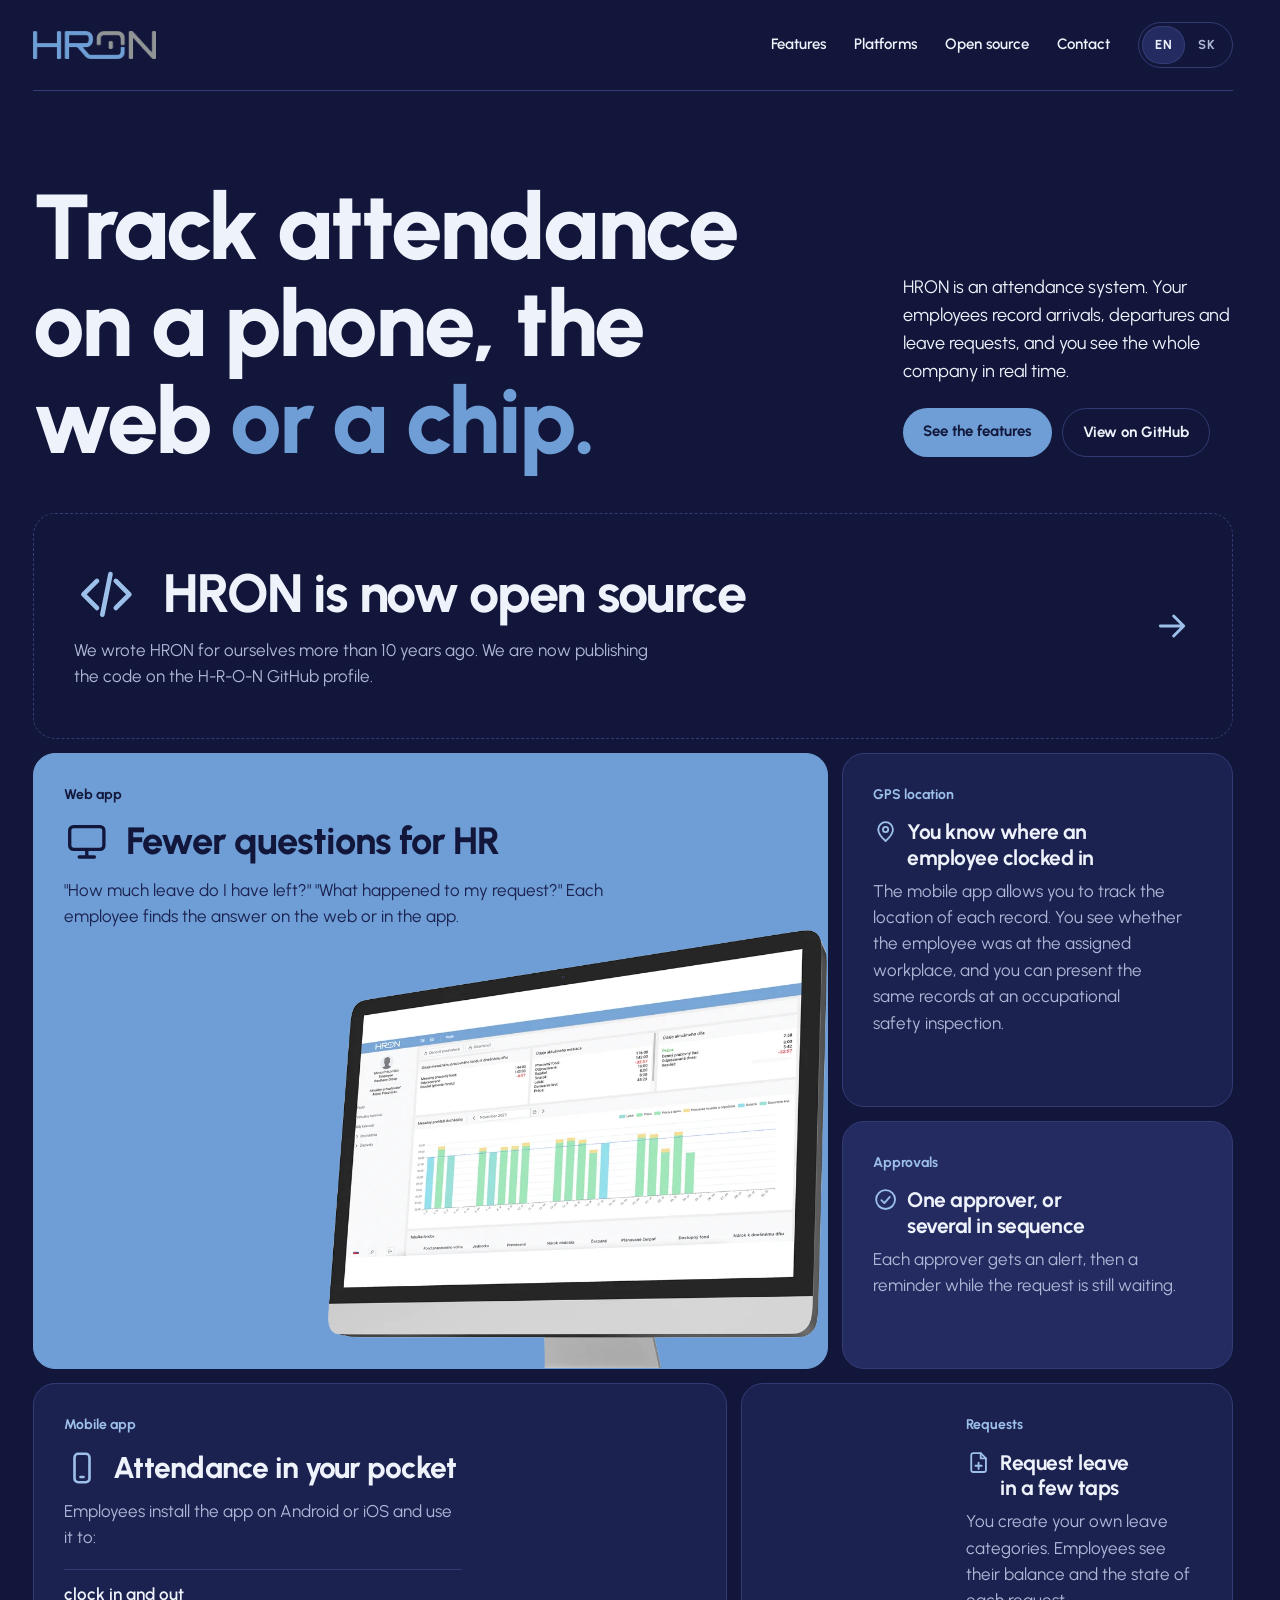
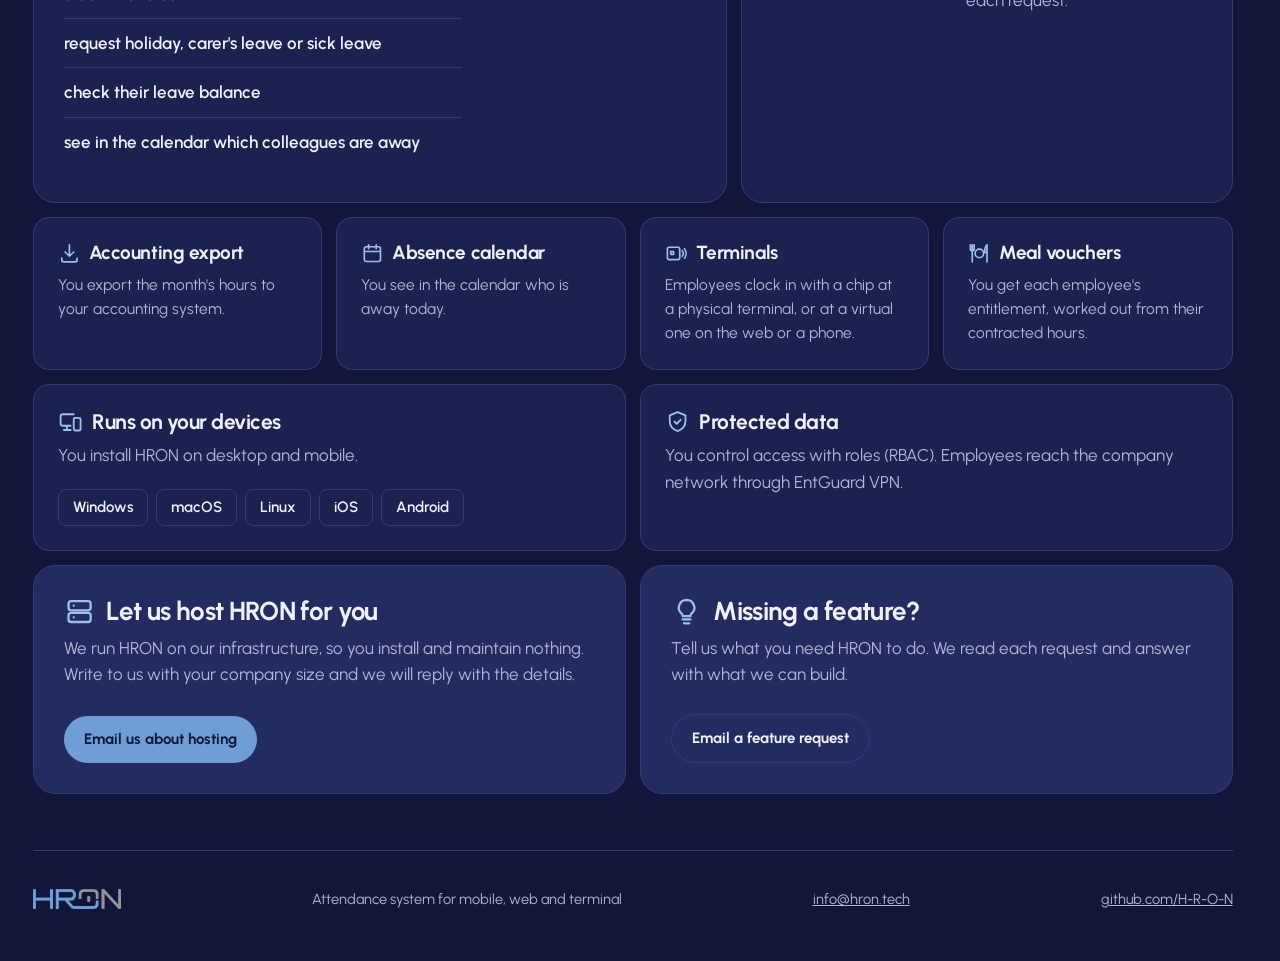
<file: index.html>
<!doctype html>
<html lang="en">
<head>
<meta charset="utf-8">
<meta name="viewport" content="width=device-width, initial-scale=1">
<title>HRON | Attendance system for phone, web and terminal</title>
<meta name="description" content="HRON records arrivals, departures, leave and requests on a phone, on the web or with a chip at a terminal. The source code is being published on GitHub.">
<meta name="theme-color" content="#12163A">
<meta name="color-scheme" content="dark">
<meta name="referrer" content="strict-origin-when-cross-origin">
<meta http-equiv="Content-Security-Policy" content="default-src 'none'; script-src https://plausible.io; connect-src https://plausible.io; style-src 'self'; img-src 'self'; font-src 'self'; manifest-src 'self'; base-uri 'none'; form-action 'none'">
<link rel="canonical" href="https://hron.tech/">
<link rel="alternate" hreflang="en" href="https://hron.tech/">
<link rel="alternate" hreflang="sk" href="https://hron.tech/sk/">
<link rel="alternate" hreflang="x-default" href="https://hron.tech/">
<link rel="icon" href="favicon.ico" sizes="48x48">
<link rel="icon" href="assets/img/favicon-192.png" type="image/png" sizes="192x192">
<link rel="apple-touch-icon" href="assets/img/apple-touch-icon.png">
<link rel="manifest" href="manifest.webmanifest">
<link rel="preload" href="assets/fonts/urbanist-latin.woff2" as="font" type="font/woff2" crossorigin>
<link rel="stylesheet" href="assets/css/style.css">
<meta property="og:type" content="website">
<meta property="og:site_name" content="HRON">
<meta property="og:title" content="HRON | Attendance system for phone, web and terminal">
<meta property="og:description" content="HRON records arrivals, departures, leave and requests on a phone, on the web or with a chip at a terminal. The source code is being published on GitHub.">
<meta property="og:url" content="https://hron.tech/">
<meta property="og:image" content="https://hron.tech/assets/img/og.png">
<meta property="og:image:width" content="1200">
<meta property="og:image:height" content="630">
<meta property="og:image:alt" content="HRON">
<meta property="og:locale" content="en_US">
<meta property="og:locale:alternate" content="sk_SK">
<meta name="twitter:card" content="summary_large_image">
<script type="application/ld+json">{"@context": "https://schema.org", "@graph": [{"@type": "WebSite", "@id": "https://hron.tech/#website", "url": "https://hron.tech/", "name": "HRON", "inLanguage": ["en", "sk"]}, {"@type": "SoftwareApplication", "name": "HRON", "url": "https://hron.tech/", "description": "HRON records arrivals, departures, leave and requests on a phone, on the web or with a chip at a terminal. The source code is being published on GitHub.", "applicationCategory": "BusinessApplication", "operatingSystem": "Windows, macOS, Linux, iOS, Android", "inLanguage": "en", "sameAs": ["https://github.com/H-R-O-N"]}]}</script>
</head>
<body>
<svg class="sprite" width="0" height="0" aria-hidden="true">
  <symbol id="i-web" viewBox="0 0 24 24"><rect x="3" y="4" width="18" height="12" rx="2"/><path d="M8 20h8M12 16v4"/></symbol>
  <symbol id="i-pin" viewBox="0 0 24 24"><path d="M12 21s-7-6.2-7-11a7 7 0 0 1 14 0c0 4.8-7 11-7 11z"/><circle cx="12" cy="10" r="2.5"/></symbol>
  <symbol id="i-approve" viewBox="0 0 24 24"><circle cx="12" cy="12" r="9"/><path d="M8 12.5l2.8 2.8L16 9.5"/></symbol>
  <symbol id="i-phone" viewBox="0 0 24 24"><rect x="7" y="2.5" width="10" height="19" rx="2.5"/><path d="M11 18h2"/></symbol>
  <symbol id="i-request" viewBox="0 0 24 24"><path d="M14 3H7a2 2 0 0 0-2 2v14a2 2 0 0 0 2 2h10a2 2 0 0 0 2-2V8z"/><path d="M14 3v5h5M12 12v6M9 15h6"/></symbol>
  <symbol id="i-export" viewBox="0 0 24 24"><path d="M12 3v12M7.5 10.5L12 15l4.5-4.5M4 17v2a2 2 0 0 0 2 2h12a2 2 0 0 0 2-2v-2"/></symbol>
  <symbol id="i-calendar" viewBox="0 0 24 24"><rect x="3.5" y="5" width="17" height="15.5" rx="2"/><path d="M3.5 10h17M8 3v4M16 3v4"/></symbol>
  <symbol id="i-terminal" viewBox="0 0 24 24"><rect x="2.5" y="5.5" width="13" height="13" rx="2"/><path d="M6 10h3v3H6zM18 9a4.5 4.5 0 0 1 0 6M20.5 7a8 8 0 0 1 0 10"/></symbol>
  <symbol id="i-meal" viewBox="0 0 24 24"><path d="M4.5 3v18M2.5 3v4.5a2 2 0 0 0 4 0V3M20 3v18M20 3c-1.8 1.5-2.5 4.5-2.5 8H20"/><circle cx="12" cy="12" r="4.5"/></symbol>
  <symbol id="i-devices" viewBox="0 0 24 24"><path d="M15 5H4.5a2 2 0 0 0-2 2v7a2 2 0 0 0 2 2H12M5.5 20H12M8.5 16v4"/><rect x="15" y="8.5" width="6.5" height="12" rx="1.5"/></symbol>
  <symbol id="i-shield" viewBox="0 0 24 24"><path d="M12 3l7.5 3v5.5c0 4.6-3.1 8-7.5 9.5-4.400-1.500-7.500-4.900-7.500-9.500V6z"/><path d="M9 12l2.200 2.200L15 10.200"/></symbol>
  <symbol id="i-code" viewBox="0 0 24 24"><path d="M8.500 7L3.500 12l5 5M15.500 7l5 5-5 5M13.500 4.500l-3 15"/></symbol>
  <symbol id="i-server" viewBox="0 0 24 24"><rect x="3.5" y="4" width="17" height="7" rx="2"/><rect x="3.5" y="13" width="17" height="7" rx="2"/><path d="M7.500 7.500h.01M7.500 16.500h.01"/></symbol>
  <symbol id="i-bulb" viewBox="0 0 24 24"><path d="M9 18h6M10 21h4M12 3a6 6 0 0 0-3.800 10.600c.6.5.8 1.100.8 1.900h6c0-.8.2-1.400.8-1.900A6 6 0 0 0 12 3z"/></symbol>
  <symbol id="i-arrow" viewBox="0 0 24 24"><path d="M5 12h14M13 6l6 6-6 6"/></symbol>
</svg>
<a class="skip" href="#features">Skip to features</a>
<div class="wrap">
  <header class="nav">
    <a href="#top"><img src="assets/img/hron-logo.webp" alt="HRON" width="1146" height="260"></a>
    <nav aria-label="Main">
      <ul>
        <li><a href="#features">Features</a></li>
        <li><a href="#platforms">Platforms</a></li>
        <li><a href="#open-source">Open source</a></li>
        <li><a href="#contact">Contact</a></li>
        <li class="lang" role="group" aria-label="Language"><span class="seg" aria-current="true" lang="en"><abbr title="English">EN</abbr></span><a class="seg" href="sk/" lang="sk" hreflang="sk"><abbr title="Slovensky">SK</abbr></a></li>
      </ul>
    </nav>
  </header>

  <main id="top">
    <section class="hero">
      <h1>Track attendance on a phone, the web <span>or a chip.</span></h1>
      <div class="hero-side">
        <p>HRON is an attendance system. Your employees record arrivals, departures and leave requests, and you see the whole company in real time.</p>
        <div class="cta">
          <a class="btn btn-blue" href="#features">See the features</a>
          <a class="btn btn-ghost" href="https://github.com/H-R-O-N">View on GitHub</a>
        </div>
      </div>
    </section>

    <a class="t t-oss" id="open-source" href="https://github.com/H-R-O-N">
      <div>
        <h2 class="hd"><svg class="ico" aria-hidden="true"><use href="#i-code"/></svg><span>HRON is now open source</span></h2>
        <p>We wrote HRON for ourselves more than 10 years ago. We are now publishing the code on the H-R-O-N GitHub profile.</p>
      </div>
      <svg class="go" aria-hidden="true"><use href="#i-arrow"/></svg>
    </a>

    <section class="bento" id="features">
      <article class="t t-web">
        <span class="label">Web app</span>
        <h2 class="hd"><svg class="ico" aria-hidden="true"><use href="#i-web"/></svg><span>Fewer questions for HR</span></h2>
        <p>"How much leave do I have left?" "What happened to my request?" Each employee finds the answer on the web or in the app.</p>
        <img src="assets/img/hronmockup-web.webp" alt="HRON web app with a monthly attendance chart" width="864" height="829">
      </article>

      <article class="t t-gps">
        <span class="label">GPS location</span>
        <h3 class="hd"><svg class="ico" aria-hidden="true"><use href="#i-pin"/></svg><span>You know where an employee clocked in</span></h3>
        <p>The mobile app allows you to track the location of each record. You see whether the employee was at the assigned workplace, and you can present the same records at an occupational safety inspection.</p>
      </article>

      <article class="t t-alerts">
        <span class="label">Approvals</span>
        <h3 class="hd"><svg class="ico" aria-hidden="true"><use href="#i-approve"/></svg><span>One approver, or several in sequence</span></h3>
        <p>Each approver gets an alert, then a reminder while the request is still waiting.</p>
      </article>

      <article class="t t-app">
        <div>
          <span class="label">Mobile app</span>
          <h2 class="hd"><svg class="ico" aria-hidden="true"><use href="#i-phone"/></svg><span>Attendance in your pocket</span></h2>
          <p>Employees install the app on Android or iOS and use it to:</p>
          <ul>
            <li>clock in and out</li>
            <li>request holiday, carer's leave or sick leave</li>
            <li>check their leave balance</li>
            <li>see in the calendar which colleagues are away</li>
          </ul>
        </div>
        <img src="assets/img/domov_hron.webp" alt="HRON mobile app home screen" width="520" height="1036" loading="lazy" decoding="async">
      </article>

      <article class="t t-req">
        <img src="assets/img/ziadanky_hron.webp" alt="Requests list with approved and rejected states" width="520" height="1036" loading="lazy" decoding="async">
        <div>
          <span class="label">Requests</span>
          <h3 class="hd"><svg class="ico" aria-hidden="true"><use href="#i-request"/></svg><span>Request leave in a few taps</span></h3>
          <p>You create your own leave categories. Employees see their balance and the state of each request.</p>
        </div>
      </article>

      <article class="t t-sm">
        <h3 class="hd"><svg class="ico" aria-hidden="true"><use href="#i-export"/></svg><span>Accounting export</span></h3>
        <p>You export the month's hours to your accounting system.</p>
      </article>
      <article class="t t-sm">
        <h3 class="hd"><svg class="ico" aria-hidden="true"><use href="#i-calendar"/></svg><span>Absence calendar</span></h3>
        <p>You see in the calendar who is away today.</p>
      </article>
      <article class="t t-sm">
        <h3 class="hd"><svg class="ico" aria-hidden="true"><use href="#i-terminal"/></svg><span>Terminals</span></h3>
        <p>Employees clock in with a chip at a physical terminal, or at a virtual one on the web or a phone.</p>
      </article>
      <article class="t t-sm">
        <h3 class="hd"><svg class="ico" aria-hidden="true"><use href="#i-meal"/></svg><span>Meal vouchers</span></h3>
        <p>You get each employee's entitlement, worked out from their contracted hours.</p>
      </article>

      <article class="t t-plat" id="platforms">
        <div>
          <h3 class="hd"><svg class="ico" aria-hidden="true"><use href="#i-devices"/></svg><span>Runs on your devices</span></h3>
          <p>You install HRON on desktop and mobile.</p>
        </div>
        <ul class="os">
          <li>Windows</li><li>macOS</li><li>Linux</li><li>iOS</li><li>Android</li>
        </ul>
      </article>
      <article class="t t-plat">
        <div>
          <h3 class="hd"><svg class="ico" aria-hidden="true"><use href="#i-shield"/></svg><span>Protected data</span></h3>
          <p>You control access with roles (RBAC). Employees reach the company network through EntGuard VPN.</p>
        </div>
      </article>

      <article class="t t-contact" id="contact">
        <div>
          <h3 class="hd"><svg class="ico" aria-hidden="true"><use href="#i-server"/></svg><span>Let us host HRON for you</span></h3>
          <p>We run HRON on our infrastructure, so you install and maintain nothing. Write to us with your company size and we will reply with the details.</p>
        </div>
        <a class="btn btn-blue" href="mailto:info@hron.tech?subject=HRON%20hosting">Email us about hosting</a>
      </article>
      <article class="t t-contact">
        <div>
          <h3 class="hd"><svg class="ico" aria-hidden="true"><use href="#i-bulb"/></svg><span>Missing a feature?</span></h3>
          <p>Tell us what you need HRON to do. We read each request and answer with what we can build.</p>
        </div>
        <a class="btn btn-ghost" href="mailto:info@hron.tech?subject=HRON%20feature%20request">Email a feature request</a>
      </article>
    </section>
  </main>

  <footer>
    <img src="assets/img/hron-logo.webp" alt="HRON" width="1146" height="260">
    <span>Attendance system for mobile, web and terminal</span>
    <a href="mailto:info@hron.tech">info@hron.tech</a>
    <a href="https://github.com/H-R-O-N">github.com/H-R-O-N</a>
  </footer>
</div>
</body>
</html>
</file>
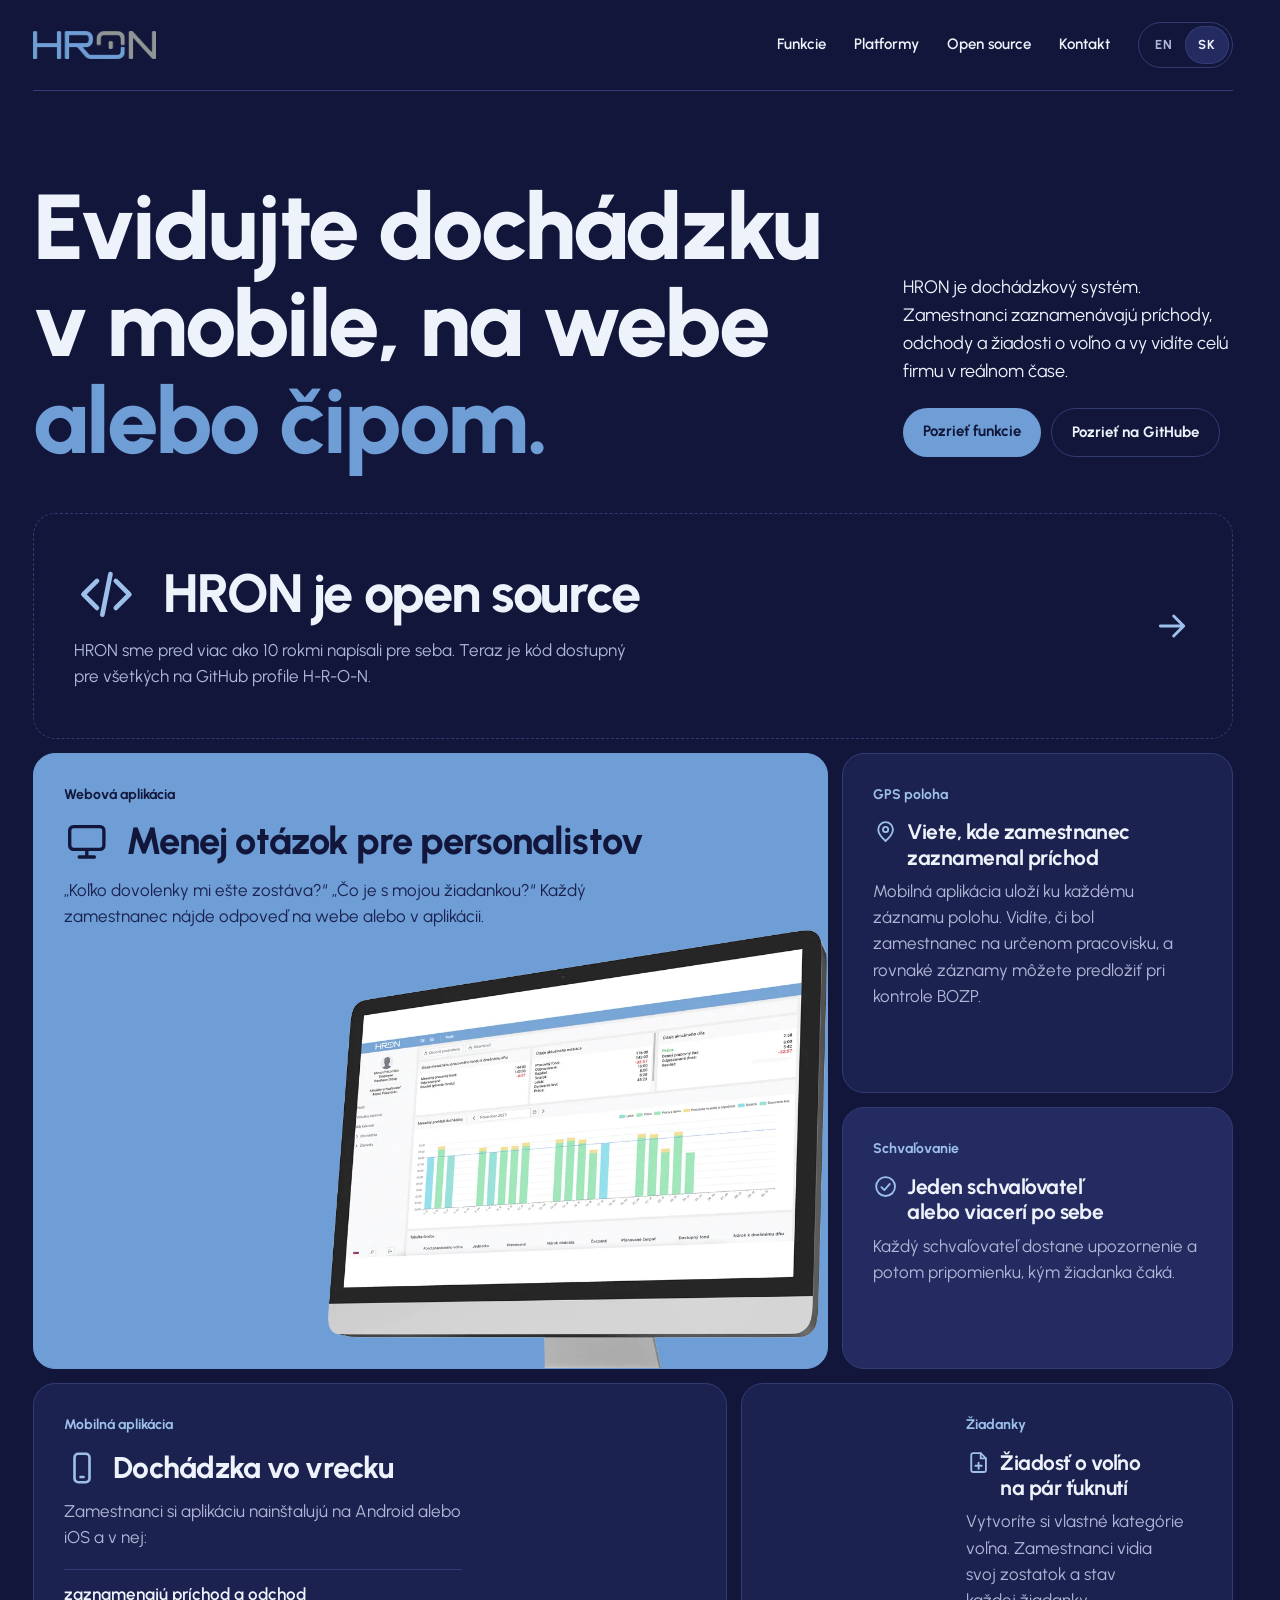
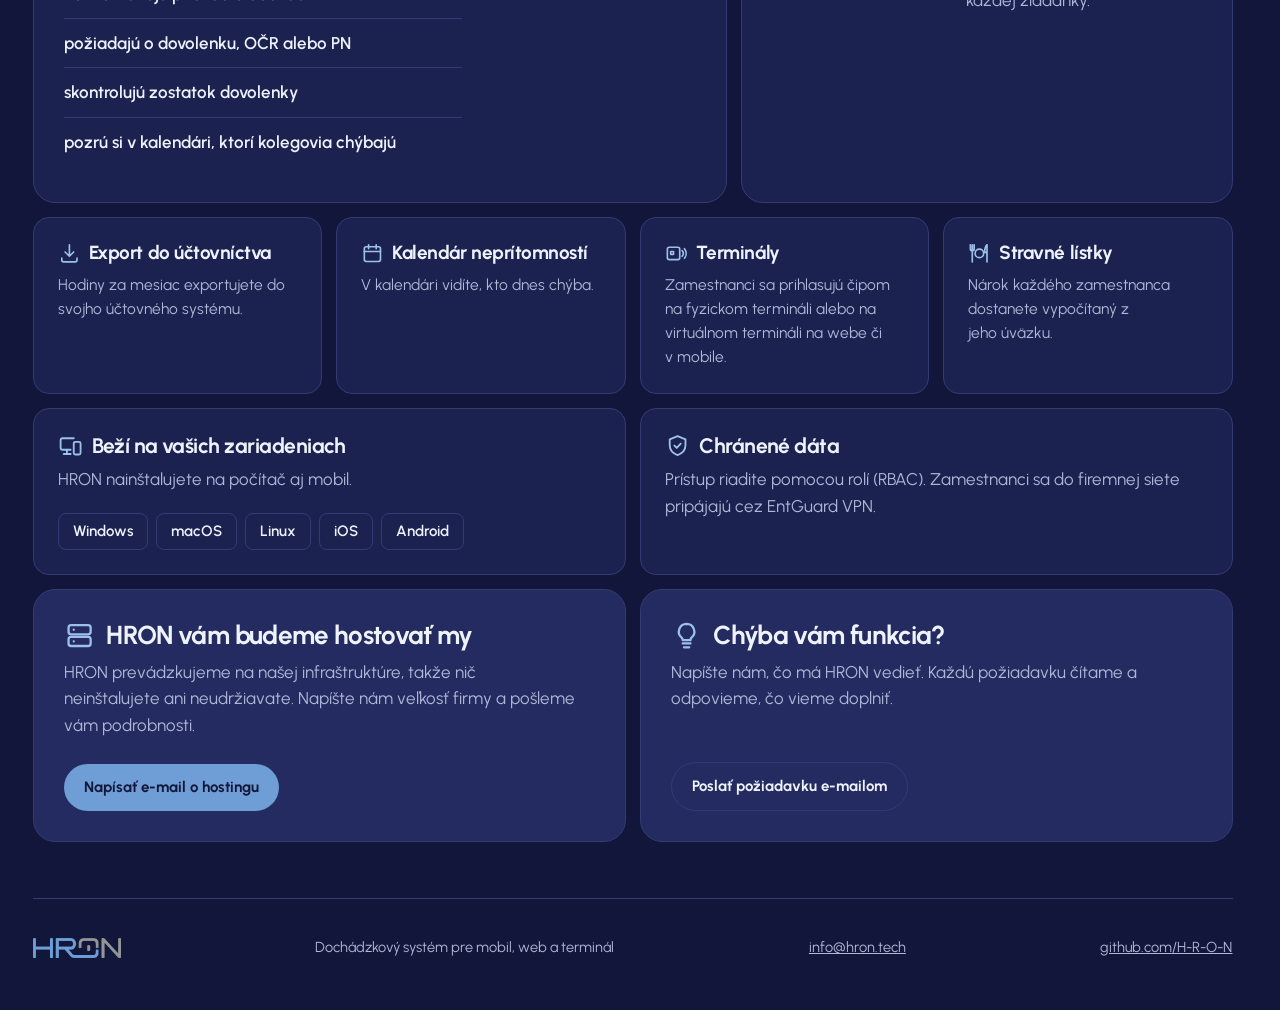
<file: sk/index.html>
<!doctype html>
<html lang="sk">
<head>
<meta charset="utf-8">
<meta name="viewport" content="width=device-width, initial-scale=1">
<title>HRON | Dochádzkový systém pre mobil, web a terminál</title>
<meta name="description" content="HRON eviduje príchody, odchody, dovolenky a žiadanky v mobile, na webe alebo čipom na termináli. Zdrojový kód zverejňujeme na GitHube.">
<meta name="theme-color" content="#12163A">
<meta name="color-scheme" content="dark">
<meta name="referrer" content="strict-origin-when-cross-origin">
<meta http-equiv="Content-Security-Policy" content="default-src 'none'; script-src https://plausible.io; connect-src https://plausible.io; style-src 'self'; img-src 'self'; font-src 'self'; manifest-src 'self'; base-uri 'none'; form-action 'none'">
<link rel="canonical" href="https://hron.tech/sk/">
<link rel="alternate" hreflang="en" href="https://hron.tech/">
<link rel="alternate" hreflang="sk" href="https://hron.tech/sk/">
<link rel="alternate" hreflang="x-default" href="https://hron.tech/">
<link rel="icon" href="../favicon.ico" sizes="48x48">
<link rel="icon" href="../assets/img/favicon-192.png" type="image/png" sizes="192x192">
<link rel="apple-touch-icon" href="../assets/img/apple-touch-icon.png">
<link rel="manifest" href="../manifest.webmanifest">
<link rel="preload" href="../assets/fonts/urbanist-latin.woff2" as="font" type="font/woff2" crossorigin>
<link rel="stylesheet" href="../assets/css/style.css">
<meta property="og:type" content="website">
<meta property="og:site_name" content="HRON">
<meta property="og:title" content="HRON | Dochádzkový systém pre mobil, web a terminál">
<meta property="og:description" content="HRON eviduje príchody, odchody, dovolenky a žiadanky v mobile, na webe alebo čipom na termináli. Zdrojový kód zverejňujeme na GitHube.">
<meta property="og:url" content="https://hron.tech/sk/">
<meta property="og:image" content="https://hron.tech/assets/img/og.png">
<meta property="og:image:width" content="1200">
<meta property="og:image:height" content="630">
<meta property="og:image:alt" content="HRON">
<meta property="og:locale" content="sk_SK">
<meta property="og:locale:alternate" content="en_US">
<meta name="twitter:card" content="summary_large_image">
<script type="application/ld+json">{"@context": "https://schema.org", "@graph": [{"@type": "WebSite", "@id": "https://hron.tech/#website", "url": "https://hron.tech/", "name": "HRON", "inLanguage": ["en", "sk"]}, {"@type": "SoftwareApplication", "name": "HRON", "url": "https://hron.tech/sk/", "description": "HRON eviduje príchody, odchody, dovolenky a žiadanky v mobile, na webe alebo čipom na termináli. Zdrojový kód zverejňujeme na GitHube.", "applicationCategory": "BusinessApplication", "operatingSystem": "Windows, macOS, Linux, iOS, Android", "inLanguage": "sk", "sameAs": ["https://github.com/H-R-O-N"]}]}</script>
</head>
<body>
<svg class="sprite" width="0" height="0" aria-hidden="true">
  <symbol id="i-web" viewBox="0 0 24 24"><rect x="3" y="4" width="18" height="12" rx="2"/><path d="M8 20h8M12 16v4"/></symbol>
  <symbol id="i-pin" viewBox="0 0 24 24"><path d="M12 21s-7-6.2-7-11a7 7 0 0 1 14 0c0 4.8-7 11-7 11z"/><circle cx="12" cy="10" r="2.5"/></symbol>
  <symbol id="i-approve" viewBox="0 0 24 24"><circle cx="12" cy="12" r="9"/><path d="M8 12.5l2.8 2.8L16 9.5"/></symbol>
  <symbol id="i-phone" viewBox="0 0 24 24"><rect x="7" y="2.5" width="10" height="19" rx="2.5"/><path d="M11 18h2"/></symbol>
  <symbol id="i-request" viewBox="0 0 24 24"><path d="M14 3H7a2 2 0 0 0-2 2v14a2 2 0 0 0 2 2h10a2 2 0 0 0 2-2V8z"/><path d="M14 3v5h5M12 12v6M9 15h6"/></symbol>
  <symbol id="i-export" viewBox="0 0 24 24"><path d="M12 3v12M7.5 10.5L12 15l4.5-4.5M4 17v2a2 2 0 0 0 2 2h12a2 2 0 0 0 2-2v-2"/></symbol>
  <symbol id="i-calendar" viewBox="0 0 24 24"><rect x="3.5" y="5" width="17" height="15.5" rx="2"/><path d="M3.5 10h17M8 3v4M16 3v4"/></symbol>
  <symbol id="i-terminal" viewBox="0 0 24 24"><rect x="2.5" y="5.5" width="13" height="13" rx="2"/><path d="M6 10h3v3H6zM18 9a4.5 4.5 0 0 1 0 6M20.5 7a8 8 0 0 1 0 10"/></symbol>
  <symbol id="i-meal" viewBox="0 0 24 24"><path d="M4.5 3v18M2.5 3v4.5a2 2 0 0 0 4 0V3M20 3v18M20 3c-1.8 1.5-2.5 4.5-2.5 8H20"/><circle cx="12" cy="12" r="4.5"/></symbol>
  <symbol id="i-devices" viewBox="0 0 24 24"><path d="M15 5H4.5a2 2 0 0 0-2 2v7a2 2 0 0 0 2 2H12M5.5 20H12M8.5 16v4"/><rect x="15" y="8.5" width="6.5" height="12" rx="1.5"/></symbol>
  <symbol id="i-shield" viewBox="0 0 24 24"><path d="M12 3l7.5 3v5.5c0 4.6-3.1 8-7.5 9.5-4.400-1.500-7.500-4.900-7.500-9.500V6z"/><path d="M9 12l2.200 2.200L15 10.200"/></symbol>
  <symbol id="i-code" viewBox="0 0 24 24"><path d="M8.500 7L3.500 12l5 5M15.500 7l5 5-5 5M13.500 4.500l-3 15"/></symbol>
  <symbol id="i-server" viewBox="0 0 24 24"><rect x="3.5" y="4" width="17" height="7" rx="2"/><rect x="3.5" y="13" width="17" height="7" rx="2"/><path d="M7.500 7.500h.01M7.500 16.500h.01"/></symbol>
  <symbol id="i-bulb" viewBox="0 0 24 24"><path d="M9 18h6M10 21h4M12 3a6 6 0 0 0-3.800 10.600c.6.5.8 1.100.8 1.900h6c0-.8.2-1.400.8-1.900A6 6 0 0 0 12 3z"/></symbol>
  <symbol id="i-arrow" viewBox="0 0 24 24"><path d="M5 12h14M13 6l6 6-6 6"/></symbol>
</svg>
<a class="skip" href="#features">Preskočiť na funkcie</a>
<div class="wrap">
  <header class="nav">
    <a href="#top"><img src="../assets/img/hron-logo.webp" alt="HRON" width="1146" height="260"></a>
    <nav aria-label="Hlavná navigácia">
      <ul>
        <li><a href="#features">Funkcie</a></li>
        <li><a href="#platforms">Platformy</a></li>
        <li><a href="#open-source">Open source</a></li>
        <li><a href="#contact">Kontakt</a></li>
        <li class="lang" role="group" aria-label="Jazyk"><a class="seg" href="../" lang="en" hreflang="en"><abbr title="English">EN</abbr></a><span class="seg" aria-current="true" lang="sk"><abbr title="Slovensky">SK</abbr></span></li>
      </ul>
    </nav>
  </header>

  <main id="top">
    <section class="hero">
      <h1>Evidujte dochádzku v mobile, na webe <span>alebo čipom.</span></h1>
      <div class="hero-side">
        <p>HRON je dochádzkový systém. Zamestnanci zaznamenávajú príchody, odchody a žiadosti o voľno a vy vidíte celú firmu v reálnom čase.</p>
        <div class="cta">
          <a class="btn btn-blue" href="#features">Pozrieť funkcie</a>
          <a class="btn btn-ghost" href="https://github.com/H-R-O-N">Pozrieť na GitHube</a>
        </div>
      </div>
    </section>

    <a class="t t-oss" id="open-source" href="https://github.com/H-R-O-N">
      <div>
        <h2 class="hd"><svg class="ico" aria-hidden="true"><use href="#i-code"/></svg><span>HRON je open source</span></h2>
        <p>HRON sme pred viac ako 10 rokmi napísali pre seba. Teraz je kód dostupný pre všetkých na GitHub profile H-R-O-N.</p>
      </div>
      <svg class="go" aria-hidden="true"><use href="#i-arrow"/></svg>
    </a>

    <section class="bento" id="features">
      <article class="t t-web">
        <span class="label">Webová aplikácia</span>
        <h2 class="hd"><svg class="ico" aria-hidden="true"><use href="#i-web"/></svg><span>Menej otázok pre personalistov</span></h2>
        <p>„Koľko dovolenky mi ešte zostáva?“ „Čo je s mojou žiadankou?“ Každý zamestnanec nájde odpoveď na webe alebo v aplikácii.</p>
        <img src="../assets/img/hronmockup-web.webp" alt="Webová aplikácia HRON s mesačným grafom dochádzky" width="864" height="829">
      </article>

      <article class="t t-gps">
        <span class="label">GPS poloha</span>
        <h3 class="hd"><svg class="ico" aria-hidden="true"><use href="#i-pin"/></svg><span>Viete, kde zamestnanec zaznamenal príchod</span></h3>
        <p>Mobilná aplikácia uloží ku každému záznamu polohu. Vidíte, či bol zamestnanec na určenom pracovisku, a rovnaké záznamy môžete predložiť pri kontrole BOZP.</p>
      </article>

      <article class="t t-alerts">
        <span class="label">Schvaľovanie</span>
        <h3 class="hd"><svg class="ico" aria-hidden="true"><use href="#i-approve"/></svg><span>Jeden schvaľovateľ alebo viacerí po sebe</span></h3>
        <p>Každý schvaľovateľ dostane upozornenie a potom pripomienku, kým žiadanka čaká.</p>
      </article>

      <article class="t t-app">
        <div>
          <span class="label">Mobilná aplikácia</span>
          <h2 class="hd"><svg class="ico" aria-hidden="true"><use href="#i-phone"/></svg><span>Dochádzka vo vrecku</span></h2>
          <p>Zamestnanci si aplikáciu nainštalujú na Android alebo iOS a v nej:</p>
          <ul>
            <li>zaznamenajú príchod a odchod</li>
            <li>požiadajú o dovolenku, OČR alebo PN</li>
            <li>skontrolujú zostatok dovolenky</li>
            <li>pozrú si v kalendári, ktorí kolegovia chýbajú</li>
          </ul>
        </div>
        <img src="../assets/img/domov_hron.webp" alt="Domovská obrazovka mobilnej aplikácie HRON" width="520" height="1036" loading="lazy" decoding="async">
      </article>

      <article class="t t-req">
        <img src="../assets/img/ziadanky_hron.webp" alt="Zoznam žiadaniek so schválenými a zamietnutými stavmi" width="520" height="1036" loading="lazy" decoding="async">
        <div>
          <span class="label">Žiadanky</span>
          <h3 class="hd"><svg class="ico" aria-hidden="true"><use href="#i-request"/></svg><span>Žiadosť o voľno na pár ťuknutí</span></h3>
          <p>Vytvoríte si vlastné kategórie voľna. Zamestnanci vidia svoj zostatok a stav každej žiadanky.</p>
        </div>
      </article>

      <article class="t t-sm">
        <h3 class="hd"><svg class="ico" aria-hidden="true"><use href="#i-export"/></svg><span>Export do účtovníctva</span></h3>
        <p>Hodiny za mesiac exportujete do svojho účtovného systému.</p>
      </article>
      <article class="t t-sm">
        <h3 class="hd"><svg class="ico" aria-hidden="true"><use href="#i-calendar"/></svg><span>Kalendár neprítomností</span></h3>
        <p>V kalendári vidíte, kto dnes chýba.</p>
      </article>
      <article class="t t-sm">
        <h3 class="hd"><svg class="ico" aria-hidden="true"><use href="#i-terminal"/></svg><span>Terminály</span></h3>
        <p>Zamestnanci sa prihlasujú čipom na fyzickom termináli alebo na virtuálnom termináli na webe či v mobile.</p>
      </article>
      <article class="t t-sm">
        <h3 class="hd"><svg class="ico" aria-hidden="true"><use href="#i-meal"/></svg><span>Stravné lístky</span></h3>
        <p>Nárok každého zamestnanca dostanete vypočítaný z jeho úväzku.</p>
      </article>

      <article class="t t-plat" id="platforms">
        <div>
          <h3 class="hd"><svg class="ico" aria-hidden="true"><use href="#i-devices"/></svg><span>Beží na vašich zariadeniach</span></h3>
          <p>HRON nainštalujete na počítač aj mobil.</p>
        </div>
        <ul class="os">
          <li>Windows</li><li>macOS</li><li>Linux</li><li>iOS</li><li>Android</li>
        </ul>
      </article>
      <article class="t t-plat">
        <div>
          <h3 class="hd"><svg class="ico" aria-hidden="true"><use href="#i-shield"/></svg><span>Chránené dáta</span></h3>
          <p>Prístup riadite pomocou rolí (RBAC). Zamestnanci sa do firemnej siete pripájajú cez EntGuard VPN.</p>
        </div>
      </article>

      <article class="t t-contact" id="contact">
        <div>
          <h3 class="hd"><svg class="ico" aria-hidden="true"><use href="#i-server"/></svg><span>HRON vám budeme hostovať my</span></h3>
          <p>HRON prevádzkujeme na našej infraštruktúre, takže nič neinštalujete ani neudržiavate. Napíšte nám veľkosť firmy a pošleme vám podrobnosti.</p>
        </div>
        <a class="btn btn-blue" href="mailto:info@hron.tech?subject=HRON%20hosting">Napísať e-mail o hostingu</a>
      </article>
      <article class="t t-contact">
        <div>
          <h3 class="hd"><svg class="ico" aria-hidden="true"><use href="#i-bulb"/></svg><span>Chýba vám funkcia?</span></h3>
          <p>Napíšte nám, čo má HRON vedieť. Každú požiadavku čítame a odpovieme, čo vieme doplniť.</p>
        </div>
        <a class="btn btn-ghost" href="mailto:info@hron.tech?subject=HRON%20po%C5%BEiadavka%20na%20funkciu">Poslať požiadavku e-mailom</a>
      </article>
    </section>
  </main>

  <footer>
    <img src="../assets/img/hron-logo.webp" alt="HRON" width="1146" height="260">
    <span>Dochádzkový systém pre mobil, web a terminál</span>
    <a href="mailto:info@hron.tech">info@hron.tech</a>
    <a href="https://github.com/H-R-O-N">github.com/H-R-O-N</a>
  </footer>
</div>
</body>
</html>
</file>
<file: assets/css/style.css>
@font-face {
  font-family: "Urbanist";
  src: url("../fonts/urbanist-latin-ext.woff2") format("woff2");
  font-weight: 100 900;
  font-display: swap;
  unicode-range: U+0100-02BA, U+02BD-02C5, U+02C7-02CC, U+02CE-02D7, U+02DD-02FF, U+0304, U+0308, U+0329, U+1D00-1DBF, U+1E00-1E9F, U+1EF2-1EFF, U+2020, U+20A0-20AB, U+20AD-20C0, U+2113, U+2C60-2C7F, U+A720-A7FF;
}
@font-face {
  font-family: "Urbanist";
  src: url("../fonts/urbanist-latin.woff2") format("woff2");
  font-weight: 100 900;
  font-display: swap;
  unicode-range: U+0000-00FF, U+0131, U+0152-0153, U+02BB-02BC, U+02C6, U+02DA, U+02DC, U+0304, U+0308, U+0329, U+2000-206F, U+20AC, U+2122, U+2191, U+2193, U+2212, U+2215, U+FEFF, U+FFFD;
}

*, *::before, *::after { box-sizing: border-box; }
html { -webkit-text-size-adjust: 100%; scroll-behavior: smooth; scrollbar-gutter: stable; }
.sprite { position: absolute; }
body { margin: 0; font-family: "Urbanist", "Segoe UI", sans-serif; -webkit-font-smoothing: antialiased; }
h1, h2, h3, p, ul, ol, dl, dd, figure { margin: 0; }
h1, h2, h3 { text-wrap: balance; }
p { text-wrap: pretty; }
ul, ol { padding: 0; list-style: none; }
img { display: block; max-width: 100%; height: auto; }
a { color: inherit; }
:focus-visible { outline: 3px solid #6E9ED5; outline-offset: 3px; }
@media (prefers-reduced-motion: reduce) { html { scroll-behavior: auto; } }

:root {
  --hron-blue: #6E9ED5;  --hron-grey: #919596;  --hron-navy: #171C43;}

:root {
  --bg: #12163A;
  --tile: #1C2250;
  --tile-2: #242B60;
  --line: #333B75;
  --text: #EEF2FB;
  --muted: #AEB7D6;
  --blue: #6E9ED5;
  --blue-hi: #9CC0EA;
  --ok: #7FD6A4;
}
body { background: var(--bg); color: var(--muted); font-size: 17px; line-height: 1.55; }
.wrap { width: min(1200px, 100% - 40px); margin-inline: auto; }
h1, h2, h3 { color: var(--text); letter-spacing: -0.025em; line-height: 1.05; }

.nav { display: flex; align-items: center; justify-content: space-between; padding: 22px 0; border-bottom: 1px solid var(--line); }
.nav img { height: 28px; width: auto; }
.nav ul { display: flex; gap: 28px; align-items: center; font-weight: 600; font-size: 15px; }
.nav a { text-decoration: none; color: var(--text); }
.nav > a { padding: 8px 0; }
.nav li > a:not(.btn) { display: inline-block; padding: 11px 0; }
.lang { display: flex; padding: 3px; border: 1px solid var(--line); border-radius: 999px; }
.nav li.lang > .seg { display: block; padding: 8px 13px; border-radius: 999px; font-size: 13px; font-weight: 700; letter-spacing: .04em; line-height: 22px; color: var(--muted); }
.nav li.lang > .seg[aria-current] { background: var(--tile-2); color: var(--text); box-shadow: inset 0 0 0 1px var(--line); }
.nav li.lang > a.seg:hover { color: var(--text); }
.lang abbr { text-decoration: none; cursor: inherit; }
.skip { position: absolute; left: -9999px; top: 8px; background: var(--blue); color: #12163A; padding: 10px 16px; border-radius: 8px; font-weight: 700; z-index: 10; }
.skip:focus { left: 8px; }
.nav a:hover { color: var(--blue-hi); }
.btn { display: inline-block; padding: 12px 20px; border-radius: 999px; font-weight: 700; font-size: 15px; text-decoration: none; }
.btn-blue { background: var(--blue); color: #12163A !important; }
.btn-blue:hover { background: var(--blue-hi); }
.btn-ghost { border: 1px solid var(--line); color: var(--text); }
.btn-ghost:hover { border-color: var(--blue); }

.hero { padding: 88px 0 44px; display: grid; grid-template-columns: 1fr auto; align-items: end; gap: 40px; }
.hero h1 { font-size: clamp(42px, 7.2vw, 100px); font-weight: 800; }
.hero h1 span { color: var(--blue); }
.hero-side { max-width: 330px; padding-bottom: 12px; }
.hero-side p { margin-bottom: 22px; color: var(--text); font-size: 18px; }
.cta { display: flex; flex-wrap: wrap; gap: 10px; }

.bento { display: grid; grid-template-columns: repeat(12, 1fr); gap: 14px; }
.t { background: var(--tile); border: 1px solid var(--line); border-radius: 22px; padding: 30px; position: relative; overflow: hidden; }
.t h2 { font-size: 30px; font-weight: 750; margin-bottom: 12px; }
.t h3 { font-size: 21px; font-weight: 700; margin-bottom: 8px; line-height: 1.2; }
.t .label { display: block; color: var(--blue-hi); font-weight: 700; font-size: 14px; margin-bottom: 14px; }
.t p { max-width: 34em; }

.hd { display: flex; align-items: flex-start; gap: .45em; line-height: 1.2; }
.ico { flex: none; width: 1.2em; height: 1.2em; color: var(--blue-hi); fill: none; stroke: currentColor; stroke-width: 1.75; stroke-linecap: round; stroke-linejoin: round; }
.t-web .ico { color: #12163A; }
.t-web { grid-column: span 8; grid-row: span 2; min-height: 520px; display: flex; flex-direction: column; background: var(--blue); border-color: var(--blue); color: #1B2150; }
.t-web h2 { color: #12163A; font-size: 38px; }
.t-web .label { color: #12163A; }
.t-web img { margin: auto -30px -70px auto; width: 68%; max-width: 520px; }
.t-gps { grid-column: span 4; }
.t-alerts { grid-column: span 4; background: var(--tile-2); }
.t-app { grid-column: span 7; display: grid; grid-template-columns: 1fr 210px; gap: 24px; min-height: 420px; }
.t-app img { align-self: start; margin-bottom: -200px; }
.t-app ul { margin-top: 18px; display: grid; gap: 0; }
.t-app li { padding: 11px 0; border-top: 1px solid var(--line); color: var(--text); font-weight: 600; }
.t-req { grid-column: span 5; display: grid; grid-template-columns: 170px 1fr; gap: 24px; }
.t-req img { margin-bottom: -230px; }
.t-sm { grid-column: span 3; border-radius: 16px; padding: 24px; }
.t-sm h3 { font-size: 19px; }
.t-sm p { font-size: 15.5px; }
.t-plat { grid-column: span 6; border-radius: 16px; padding: 24px; display: flex; flex-direction: column; justify-content: space-between; gap: 20px; }
.os { display: flex; flex-wrap: wrap; gap: 8px; }
.os li { border: 1px solid var(--line); border-radius: 8px; padding: 6px 14px; color: var(--text); font-weight: 600; font-size: 15px; }
.t-oss { grid-column: span 12; display: grid; grid-template-columns: 1fr auto; align-items: center; gap: 30px; padding: 48px 40px; background: transparent; border-style: dashed; }
.t-contact { grid-column: span 6; display: flex; flex-direction: column; justify-content: space-between; align-items: flex-start; gap: 26px; background: var(--tile-2); }
.t-contact h3 { font-size: 26px; }
.t-oss { margin-bottom: 14px; text-decoration: none; color: inherit; transition: border-color .15s, background-color .15s; }
.t-oss:hover, .t-oss:focus-visible { border-color: var(--blue); background: var(--tile); }
.t-oss .go { width: 40px; height: 40px; fill: none; stroke: var(--blue-hi); stroke-width: 1.75; stroke-linecap: round; stroke-linejoin: round; transition: transform .15s; }
.t-oss:hover .go { transform: translateX(6px); }
@media (prefers-reduced-motion: reduce) { .t-oss, .t-oss .go { transition: none; } .t-oss:hover .go { transform: none; } }
.t-oss h2 { font-size: clamp(30px, 4.4vw, 54px); margin-bottom: 10px; }
.status { display: inline-flex; align-items: center; gap: 8px; color: var(--ok); font-weight: 700; font-size: 14px; margin-bottom: 14px; }
.status::before { content: ""; width: 8px; height: 8px; border-radius: 50%; background: var(--ok); }

footer { margin-top: 56px; border-top: 1px solid var(--line); padding: 26px 0 40px; display: flex; justify-content: space-between; gap: 20px; flex-wrap: wrap; font-size: 14.5px; align-items: center; }
footer img { height: 20px; width: auto; }
footer a { display: inline-block; padding: 11px 0; }

@media (max-width: 1080px) {
  .nav { flex-wrap: wrap; gap: 6px 16px; }
  .nav ul { flex-wrap: wrap; gap: 0 20px; }
  .hero { grid-template-columns: 1fr; padding: 56px 0 40px; }
  .bento > * { grid-column: span 12 !important; }
  .t-web { min-height: 0; }
  .t-web img { width: 90%; margin: 24px -30px -50px auto; }
  .t-app { grid-template-columns: 1fr 130px; min-height: 0; }
  .t-req { grid-template-columns: 110px 1fr; }
  .t-oss { grid-template-columns: 1fr; padding: 32px 26px; }
  .t-oss .go { display: none; }
}

.legal-links { flex-basis: 100%; display: flex; flex-wrap: wrap; gap: 0 22px; border-top: 1px solid var(--line); padding-top: 8px; }
.legal { padding: 64px 0 72px; }
.legal h1 { font-size: clamp(30px, 4.6vw, 54px); font-weight: 800; max-width: 22em; margin-bottom: 36px; text-wrap: balance; }
.prose { max-width: 72ch; font-size: 17px; line-height: 1.7; overflow-wrap: anywhere; }
.prose > * + * { margin-top: 1em; }
.prose b, .prose strong, .prose h2, .prose h3, .prose h4 { color: var(--text); }
.prose h2 { font-size: 24px; font-weight: 750; line-height: 1.2; margin-top: 1.8em; }
.prose a { color: var(--blue-hi); }
.prose ul, .prose ol { padding-left: 1.5em; list-style: revert; }
.prose li + li { margin-top: .4em; }
.table-scroll { overflow-x: auto; }
.prose table { border-collapse: collapse; min-width: 520px; font-size: 15px; line-height: 1.5; }
.prose th, .prose td { border: 1px solid var(--line); padding: 8px 10px; text-align: left; vertical-align: top; }
</file>
